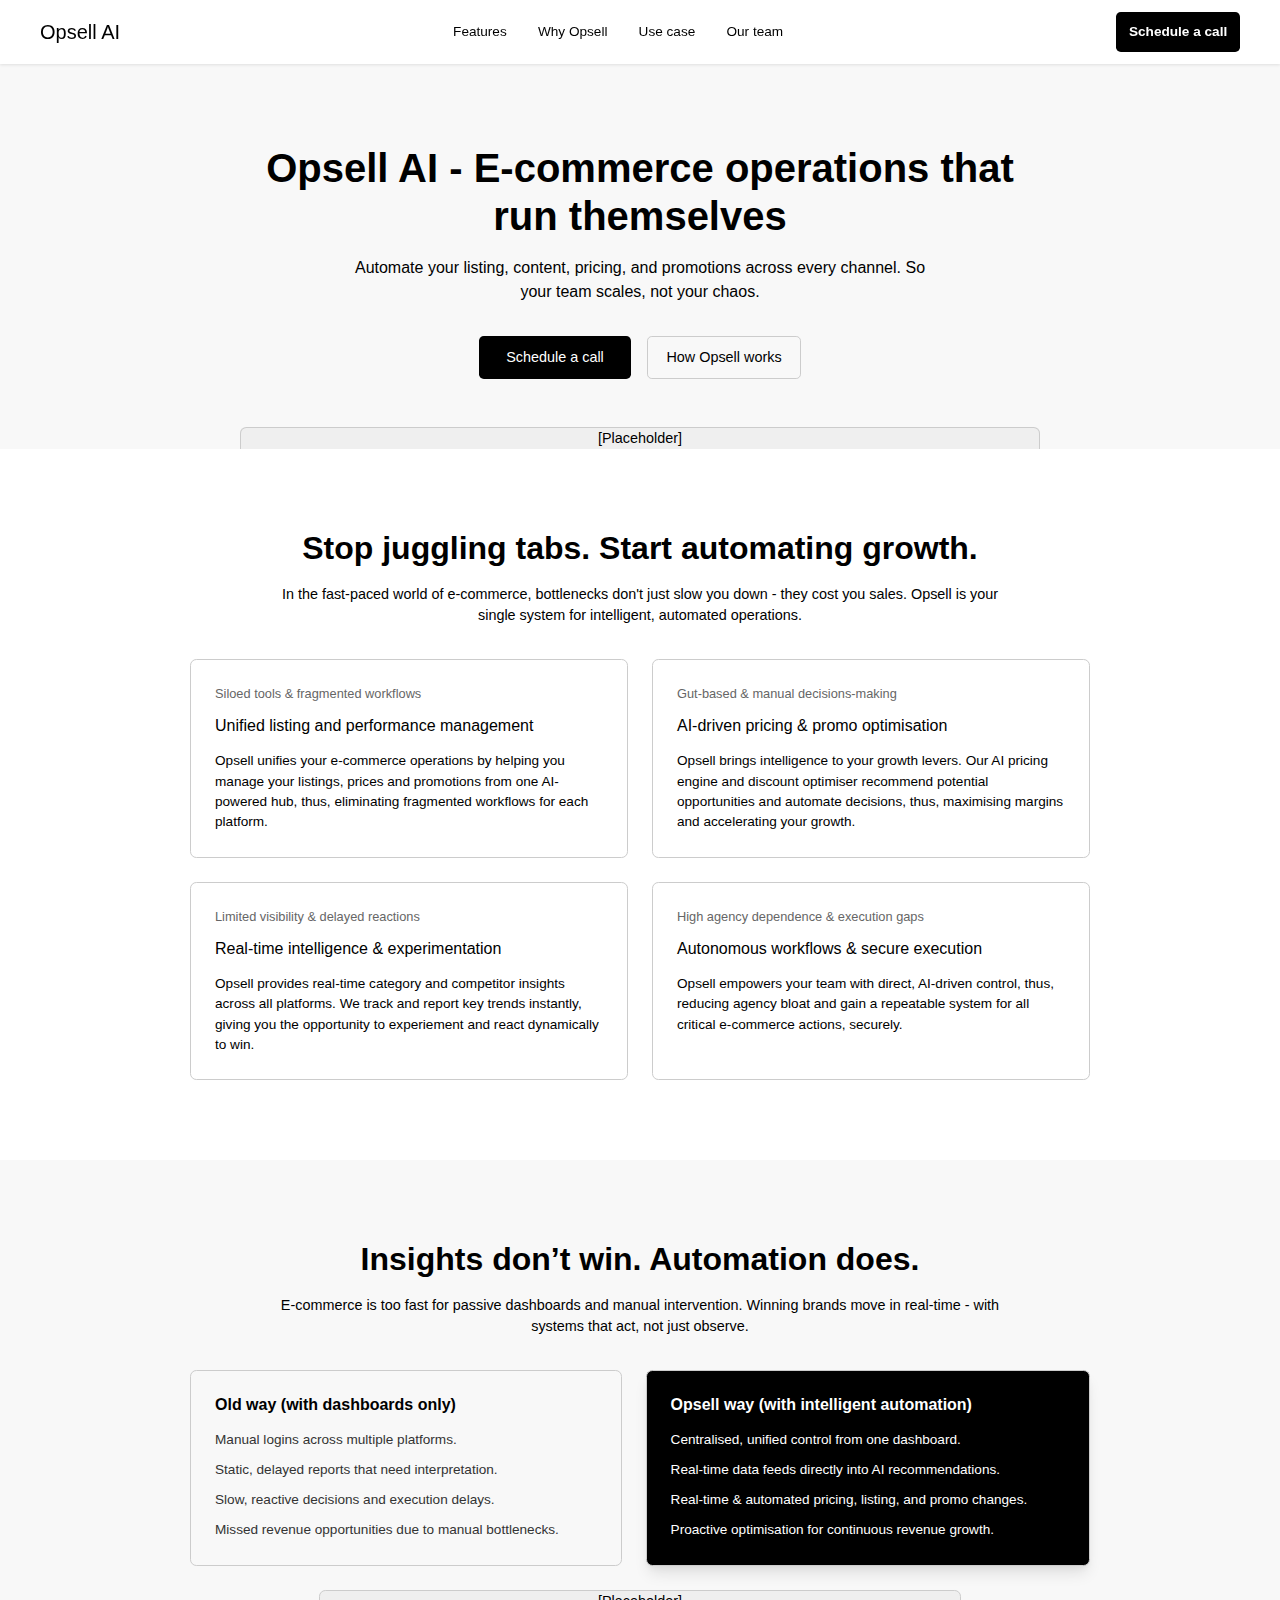
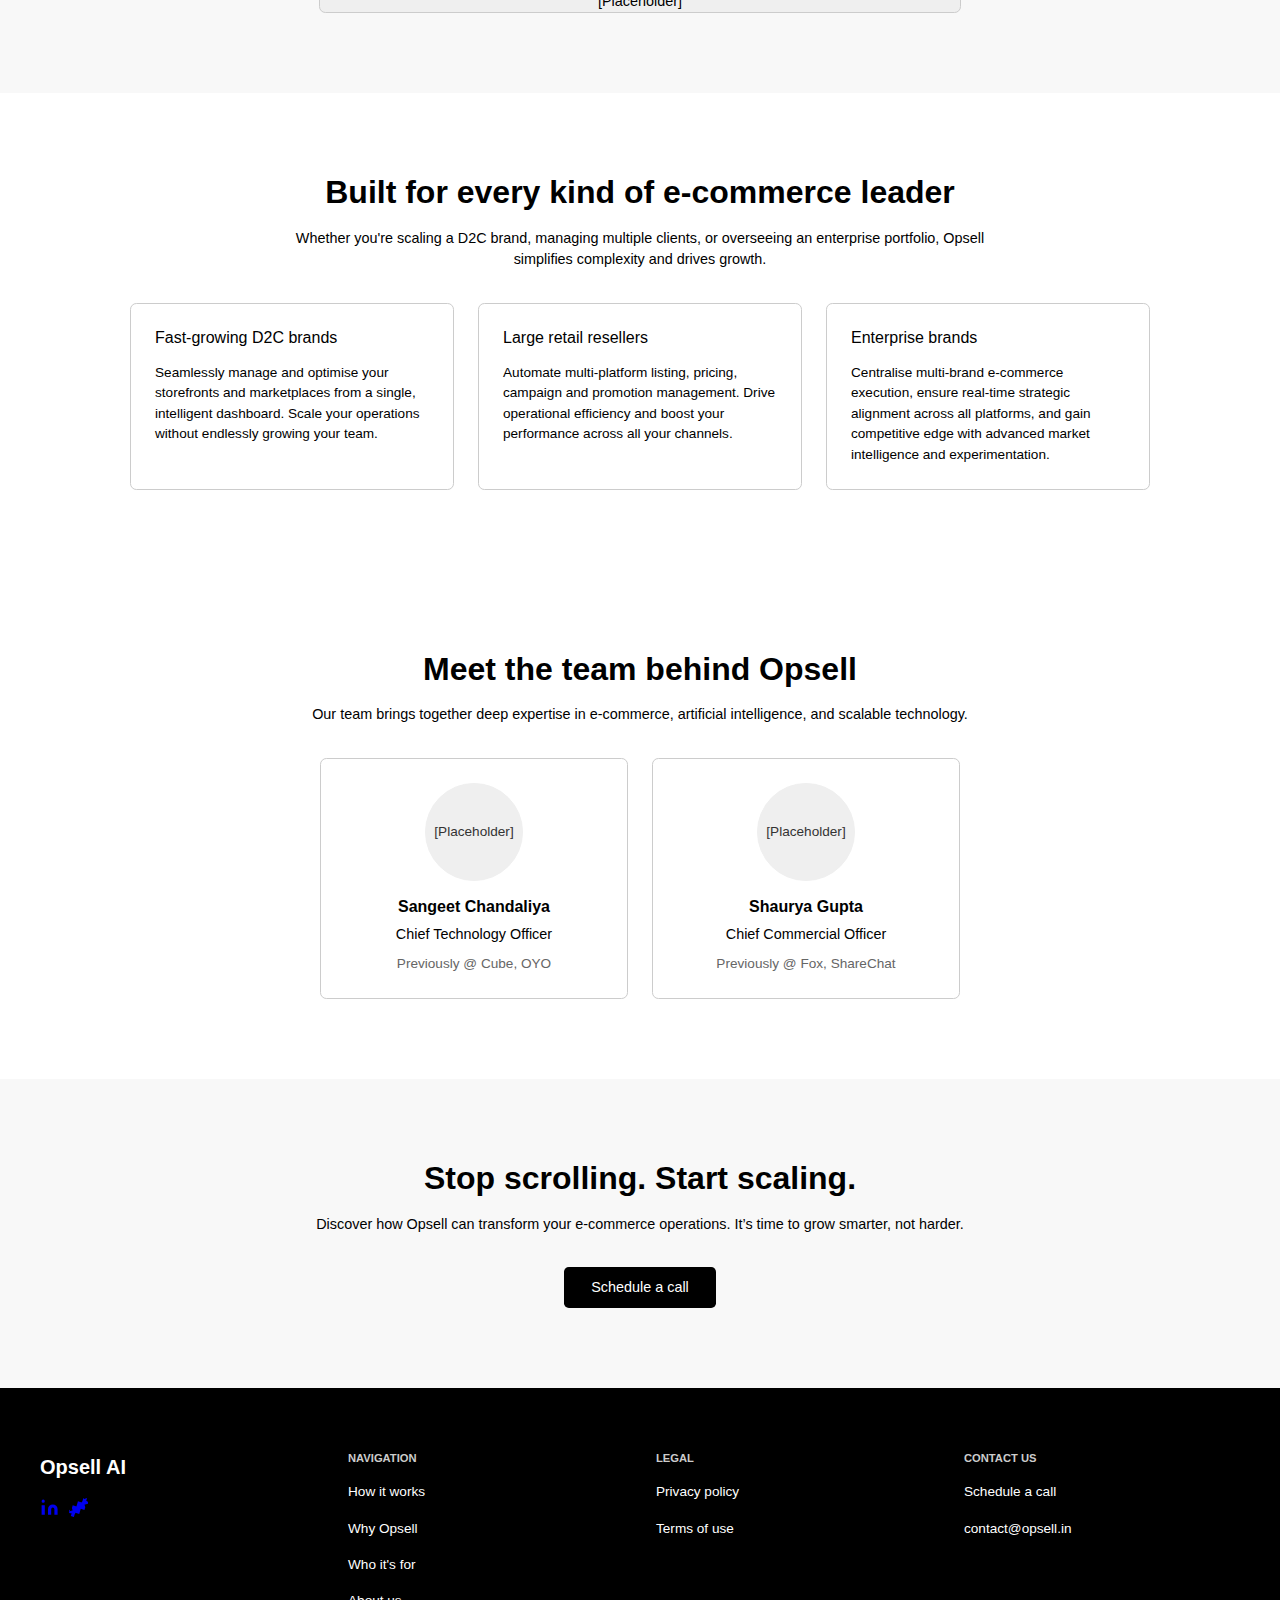
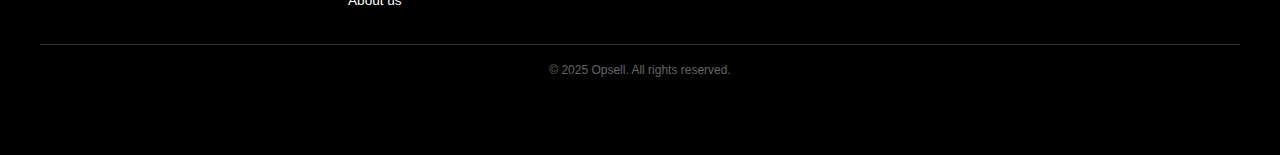
<file: index.html>
<!DOCTYPE html>
<html lang="en" class="scroll-smooth">
<head>
    <meta charset="UTF-8">
    <meta name="viewport" content="width=device-width, initial-scale=1.0">
    <title>Opsell AI - E-commerce operations that run themselves</title>
    <meta name="description" content="Opsell AI is an AI-powered operations platform designed to streamline and optimise e-commerce performance for D2C and enterprise brands.">
    <meta name="robots" content="index,follow">
    <link rel="canonical" href="https://www.opsell.in/"> <link rel="stylesheet" href="style.css">
</head>
<body>
    <header class="navbar-sticky">
        <nav class="container navbar-content">
            <a href="#" class="logo" onclick="scrollToTop(event)">
                Opsell AI
            </a>

            <div class="nav-links desktop-nav">
                <a href="#problem-solution" class="nav-link" onclick="smoothScroll(event)">Features</a>
                <a href="#product-comparison" class="nav-link" onclick="smoothScroll(event)">Why Opsell</a>
                <a href="#user-persona" class="nav-link" onclick="smoothScroll(event)">Use case</a>
                <a href="#team" class="nav-link" onclick="smoothScroll(event)">Our team</a>
                
            </div>
            
            <a class="cta-button primary-cta desktop-cta" onclick="window.open('https://opsell.neetocal.com/meeting-with-shaurya-gupta', '_blank')">Schedule a call</a>

            <div class="mobile-menu-toggle">
                <button id="mobile-menu-button" class="mobile-menu-icon-button">
                    <img src="./icons/hamburger_icon.svg" alt="Mobile Menu" class="mobile-icon">
                </button>
            </div>
        </nav>
    </header>

    <div id="mobile-menu-overlay" class="mobile-menu-overlay">
        <button class="close-btn" id="close-mobile-menu">
            &times;
        </button>

        <nav class="mobile-nav-links">
            <a href="#problem-solution" class="mobile-nav-link" onclick="smoothScroll(event, '#problem-solution'); closeMobileMenu()">Features</a>
            <a href="#product-comparison" class="mobile-nav-link" onclick="smoothScroll(event, '#product-comparison'); closeMobileMenu()">Why Opsell</a>
            <a href="#user-persona" class="mobile-nav-link" onclick="smoothScroll(event, '#user-persona'); closeMobileMenu()">Use case</a>
            <a href="#team" class="mobile-nav-link" onclick="smoothScroll(event, '#team'); closeMobileMenu()">Our team</a>
            <a class="cta-button primary-cta mobile-cta" onclick="smoothScroll(event, '#call-to-action'); closeMobileMenu()">Schedule a call</a>
        </nav>
    </div>

    <main>
        <section id="hero" class="hero-section section-padding">
            <div class="container hero-content">
                <h1 class="hero-headline">
                    Opsell AI - E-commerce operations that run themselves
                </h1>
                <p class="hero-subheadline">
                    Automate your listing, content, pricing, and promotions across every channel. So your team scales, not your chaos.
                </p>
                <div class="hero-cta-group">
                    <a class="cta-button primary-cta" onclick="window.open('https://opsell.neetocal.com/meeting-with-shaurya-gupta', '_blank')">
                        Schedule a call
                    </a>
                    <a class="cta-button secondary-cta" onclick="smoothScroll(event, '#problem-solution')">
                        How Opsell works
                    </a>
                </div>
                <div class="hero-visual-placeholder">
                    [Placeholder]
                </div>
            </div>
        </section>

        <section id="problem-solution" class="problem-solution-section section-padding bg-white">
            <div class="container">
                <h2 class="section-headline text-center">
                    Stop juggling tabs. Start automating growth.
                </h2>
                <p class="section-subheadline text-center">
                    In the fast-paced world of e-commerce, bottlenecks don't just slow you down - they cost you sales. Opsell is your single system for intelligent, automated operations.
                </p>

                <div class="problem-solution-grid">
                    <div class="card problem-solution-card card-hover-effect">
                        <div class="card-header">
                            <p class="card-title">Siloed tools & fragmented workflows</p>
                        </div>
                        <div class="card-content">
                            <h3 class="card-solution-overview">Unified listing and performance management</h3>
                            <p class="card-description">
                                Opsell unifies your e-commerce operations by helping you manage your listings, prices and promotions from one AI-powered hub, thus, eliminating fragmented workflows for each platform.
                            </p>
                        </div>
                    </div>

                    <div class="card problem-solution-card card-hover-effect">
                        <div class="card-header">
                            <p class="card-title">Gut-based & manual decisions-making</p>
                        </div>
                        <div class="card-content">
                            <h3 class="card-solution-overview">AI-driven pricing & promo optimisation</h3>
                            <p class="card-description">
                                Opsell brings intelligence to your growth levers. Our AI pricing engine and discount optimiser recommend potential opportunities and automate decisions, thus, maximising margins and accelerating your growth.
                            </p>
                        </div>
                    </div>

                    <div class="card problem-solution-card card-hover-effect">
                        <div class="card-header">
                            <p class="card-title">Limited visibility & delayed reactions</p>
                        </div>
                        <div class="card-content">
                            <h3 class="card-solution-overview">Real-time intelligence & experimentation</h3>
                            <p class="card-description">
                                Opsell provides real-time category and competitor insights across all platforms. We track and report key trends instantly, giving you the opportunity to experiement and react dynamically to win.
                            </p>
                        </div>
                    </div>

                    <div class="card problem-solution-card card-hover-effect">
                        <div class="card-header">
                            <p class="card-title">High agency dependence & execution gaps</p>
                        </div>
                        <div class="card-content">
                            <h3 class="card-solution-overview">Autonomous workflows & secure execution</h3>
                            <p class="card-description">
                                Opsell empowers your team with direct, AI-driven control, thus, reducing agency bloat and gain a repeatable system for all critical e-commerce actions, securely.
                            </p>
                        </div>
                    </div>
                </div>
            </div>
        </section>

        <section id="product-comparison" class="product-comparison-section section-padding bg-light-grey">
            <div class="container text-center">
                <h2 class="section-headline">
                    Insights don’t win. Automation does.
                </h2>
                <p class="section-subheadline">
                    E-commerce is too fast for passive dashboards and manual intervention. Winning brands move in real-time - with systems that act, not just observe.
                </p>

                <div class="comparison-grid">
                    <div class="card comparison-card old-way-card card-hover-effect">
                        <h3 class="comparison-card-title">
                            Old way (with dashboards only)
                        </h3>
                        <ul class="comparison-list">
                            <li class="comparison-list-item">Manual logins across multiple platforms.</li>
                            <li class="comparison-list-item">Static, delayed reports that need interpretation.</li>
                            <li class="comparison-list-item">Slow, reactive decisions and execution delays.</li>
                            <li class="comparison-list-item">Missed revenue opportunities due to manual bottlenecks.</li>
                        </ul>
                    </div>

                    <div class="card comparison-card opsell-way-card card-hover-effect">
                        <h3 class="comparison-card-title">
                            Opsell way (with intelligent automation)
                        </h3>
                        <ul class="comparison-list">
                            <li class="comparison-list-item">Centralised, unified control from one dashboard.</li>
                            <li class="comparison-list-item">Real-time data feeds directly into AI recommendations.</li>
                            <li class="comparison-list-item">Real-time & automated pricing, listing, and promo changes.</li>
                            <li class="comparison-list-item">Proactive optimisation for continuous revenue growth.</li>
                        </ul>
                    </div>
                </div>

                <div class="comparison-visual-placeholder">
                    [Placeholder]
                </div>
            </div>
        </section>

        <section id="user-persona" class="user-persona-section section-padding bg-white">
            <div class="container">
                <h2 class="section-headline text-center">
                    Built for every kind of e-commerce leader
                </h2>
                <p class="section-subheadline text-center">
                    Whether you're scaling a D2C brand, managing multiple clients, or overseeing an enterprise portfolio, Opsell simplifies complexity and drives growth.
                </p>

                <div class="persona-grid">
                    <div class="card persona-card card-hover-effect">
                        <div class="card-header">
                            <h3 class="card-solution-overview">
                                Fast-growing D2C brands
                            </h3>
                        </div>
                        <div class="card-content">
                            <p class="card-description">
                                Seamlessly manage and optimise your storefronts and marketplaces from a single, intelligent dashboard. Scale your operations without endlessly growing your team.
                            </p>
                        </div>
                    </div>

                    <div class="card persona-card card-hover-effect">
                        <div class="card-header">
                            <h3 class="card-solution-overview">
                                Large retail resellers
                            </h3>
                        </div>
                        <div class="card-content">
                            <p class="card-description">
                                Automate multi-platform listing, pricing, campaign and promotion management. Drive operational efficiency and boost your performance across all your channels.
                            </p>
                        </div>
                    </div>

                    <div class="card persona-card card-hover-effect">
                        <div class="card-header">
                            <h3 class="card-solution-overview">
                                Enterprise brands
                            </h3>
                        </div>
                        <div class="card-content">
                            <p class="card-description">
                                Centralise multi-brand e-commerce execution, ensure real-time strategic alignment across all platforms, and gain competitive edge with advanced market intelligence and experimentation.
                            </p>
                        </div>
                    </div>
                </div>
            </div>
        </section>

        <section id="team" class="team-section section-padding bg-white">
            <div class="container text-center">
                <h2 class="section-headline">
                    Meet the team behind Opsell
                </h2>
                <p class="section-subheadline">
                    Our team brings together deep expertise in e-commerce, artificial intelligence, and scalable technology.
                </p>

                <div class="team-grid">
                    <div class="card team-member-card card-hover-effect">
                        <div class="card-content">
                            <div class="member-photo">[Placeholder]</div>
                            <h3 class="member-name">Sangeet Chandaliya</h3>
                            <p class="member-designation">Chief Technology Officer</p>
                            <p class="member-experience">Previously @ Cube, OYO</p>
                        </div>
                    </div>

                    <div class="card team-member-card card-hover-effect">
                        <div class="card-content">
                            <div class="member-photo">[Placeholder]</div>
                            <h3 class="member-name">Shaurya Gupta</h3>
                            <p class="member-designation">Chief Commercial Officer</p>
                            <p class="member-experience">Previously @ Fox, ShareChat</p>
                        </div>
                    </div>

                    
                </div>
            </div>
        </section>

        <section id="call-to-action" class="cta-section section-padding bg-light-grey">
            <div class="container text-center">
                <h2 class="section-headline">
                    Stop scrolling. Start scaling.
                </h2>
                <p class="section-subheadline">
                    Discover how Opsell can transform your e-commerce operations. It’s time to grow smarter, not harder.
                </p>

                <a class="cta-button primary-cta large-cta" onclick="window.open('https://opsell.neetocal.com/meeting-with-shaurya-gupta', '_blank')">
                    Schedule a call
                </a>
            </div>
        </section>
    </main>

    <footer class="main-footer">
        <div class="container footer-grid">
            <div class="footer-brand-info">
                <a href="#" class="logo footer-logo" onclick="scrollToTop(event)">
                    Opsell AI
                </a>
                <div class="social-icons">
                    <a href="https://www.linkedin.com/company/opsell" target="_blank" rel="noopener noreferrer" class="social-icon">
                        <svg class="h-6 w-6" fill="currentColor" viewBox="0 0 24 24" aria-hidden="true"><path d="M16 8a6 6 0 0 1 6 6v7h-4v-7a2 2 0 0 0-2-2 2 2 0 0 0-2 2v7h-4v-7a6 6 0 0 1 6-6zM2 9h4v12H2zM4 6a2 2 0 1 1 0-4 2 2 0 0 1 0 4z"/></svg>
                        <span class="sr-only">LinkedIn</span>
                    </a>
                    <a href="https://x.com/opsell" target="_blank" rel="noopener noreferrer" class="social-icon">
                        <svg class="h-6 w-6" fill="currentColor" viewBox="0 0 24 24" aria-hidden="true"><path d="M18.901 1.153L22.613 0l-1.042 3.51c.96.488 1.83 1.054 2.628 1.706L24 7.027l-3.81 1.25c-.244.08-.49.165-.736.25l.89 2.923-1.041 3.51-3.812-1.25c-.246-.08-.493-.164-.738-.249l-.888 2.922-1.041 3.51-3.812-1.25c-.246-.08-.493-.164-.738-.249L7.14 20.354l-1.042 3.51L2.28 22.613l.89-2.923c.244-.08.49-.165.736-.25L0 18.901l1.042-3.51c-.96-.488-1.83-1.054-2.628-1.706L0 17.027l3.81-1.25c.244-.08.49-.165.736-.25l-.89-2.923 1.041-3.51 3.812 1.25c.246.08.493.164.738.249l.888-2.922 1.041-3.51 3.812 1.25c.246.08.493.164.738.249L16.86 3.646l1.042-3.51z"/></svg>
                        <span class="sr-only">X (Twitter)</span>
                    </a>
                </div>
            </div>

            <div class="footer-section">
                <h4 class="footer-heading">Navigation</h4>
                <ul class="footer-links">
                    <li><a href="#problem-solution" class="footer-link" onclick="smoothScroll(event)">How it works</a></li>
                    <li><a href="#product-comparison" class="footer-link" onclick="smoothScroll(event)">Why Opsell</a></li>
                    <li><a href="#user-persona" class="footer-link" onclick="smoothScroll(event)">Who it's for</a></li>
                    <li><a href="#team" class="footer-link" onclick="smoothScroll(event)">About us</a></li>
                </ul>
            </div>

            <div class="footer-section">
                <h4 class="footer-heading">Legal</h4>
                <ul class="footer-links">
                    <li><a href="https://www.notion.so/randomdashboards/Opsell-AI-Privacy-policy-2159710827478097b349f5006e3bd06b" class="footer-link">Privacy policy</a></li> 
                    <li><a href="https://www.notion.so/randomdashboards/Opsell-AI-Terms-of-use-215971082747802591d2d6047e012ce2" class="footer-link">Terms of use</a></li> </ul>
            </div>

            <div class="footer-section">
                <h4 class="footer-heading">Contact us</h4>
                <ul class="footer-links">
                    <li><a href="https://opsell.neetocal.com/meeting-with-shaurya-gupta" target="_blank" rel="noopener noreferrer" class="footer-link">Schedule a call</a></li>
                    <li><a href="mailto:contact@opsell.in" class="footer-link">contact@opsell.in</a></li>
                </ul>
                
            </div>
        </div>
        <div class="container copyright-container">
            <p class="footer-copyright">© 2025 Opsell. All rights reserved.</p>
        </div>
        
    </footer>

    <script>
        // Smooth scrolling for anchor links
        function smoothScroll(event, targetId) {
            event.preventDefault();
            const target = document.querySelector(targetId || event.target.getAttribute('href'));
            if (target) {
                const navbarHeight = document.querySelector('.navbar-sticky').offsetHeight;
                window.scrollTo({
                    top: target.offsetTop - navbarHeight,
                    behavior: 'smooth'
                });
            }
        }

        // Scroll to top for logo click
        function scrollToTop(event) {
            event.preventDefault();
            window.scrollTo({
                top: 0,
                behavior: 'smooth'
            });
        }

        // Mobile menu functionality
        const mobileMenuButton = document.getElementById('mobile-menu-button');
        const mobileMenuOverlay = document.getElementById('mobile-menu-overlay');
        const closeMobileMenuButton = document.getElementById('close-mobile-menu');

        if (mobileMenuButton) { // Ensure button exists before adding listener
            mobileMenuButton.addEventListener('click', () => {
                mobileMenuOverlay.classList.add('open');
                document.body.style.overflow = 'hidden'; // Prevent scrolling body when menu is open
            });
        }

        if (closeMobileMenuButton) { // Ensure button exists before adding listener
            closeMobileMenuButton.addEventListener('click', () => {
                closeMobileMenu();
            });
        }

        function closeMobileMenu() {
            mobileMenuOverlay.classList.remove('open');
            document.body.style.overflow = ''; // Restore scrolling
        }

        // Close mobile menu when clicking outside (optional, but good UX)
        if (mobileMenuOverlay) { // Ensure overlay exists before adding listener
            mobileMenuOverlay.addEventListener('click', (event) => {
                if (event.target === mobileMenuOverlay) {
                    closeMobileMenu();
                }
            });
        }
    </script>

</body>
</html>
</file>
<file: style.css>
/* style.css */

/* --- CSS Custom Properties (Variables) for Colors --- */
:root {
    --color-opsell-black: #000000;
    --color-opsell-white: #FFFFFF;
    --color-opsell-grey-50: #F8F8F8;   /* Very light grey */
    --color-opsell-grey-100: #EFEFEF;  /* Light grey */
    --color-opsell-grey-300: #CCCCCC;  /* Medium-light grey */
    --color-opsell-grey-600: #666666;  /* Darker grey for secondary text */
    --color-opsell-grey-800: #333333;  /* Near-black for primary text */
}

/* --- Base HTML & Body Styles --- */
html {
    scroll-behavior: smooth;
}

body {
    font-family: -apple-system, BlinkMacSystemFont, "San Francisco", "SF Pro Text", "SF Pro Icons", "Helvetica Neue", Inter, sans-serif;
    color: var(--color-opsell-grey-800);
    background-color: var(--color-opsell-white);
    -webkit-font-smoothing: antialiased;
    -moz-osx-font-smoothing: grayscale;
    margin: 0;
    padding: 0;
    line-height: 1.5; /* Default line height for better readability */
}

/* --- Reusable Layout Components --- */
.container {
    max-width: 1200px;
    margin-left: auto;
    margin-right: auto;
    padding-left: 1rem; /* px-4 equivalent */
    padding-right: 1rem; /* px-4 equivalent */
}

.section-padding {
    padding-top: 3rem; /* py-20 equivalent */
    padding-bottom: 3rem; /* py-20 equivalent */
}

@media (min-width: 768px) { /* md breakpoint */
    .section-padding {
        padding-top: 5rem; /* py-20 equivalent */
        padding-bottom: 5rem; /* py-20 equivalent */    
    }
}

.text-center {
    text-align: center;
}

/* --- Headings --- */
h1, h2, h3, h4, h5, h6 {
    font-weight: 600; /* font-bold */
    color: var(--color-opsell-black);
    line-height: 1.2;
}

.hero-headline {
    font-size: 1.75rem; /* text-4xl */
    margin-bottom: 1rem; /* mb-4 */
}

@media (min-width: 768px) { /* md breakpoint */
    .hero-headline {
        font-size: 2.5rem; /* md:text-6xl */
        margin-top: 3.0rem;
    }
}

.hero-subheadline {
    font-size: 1rem; /* text-lg */
    color: var(--color-opsell-black);
    margin-bottom: 2rem; /* mb-8 */
}

@media (min-width: 768px) { /* md breakpoint */
    .hero-subheadline {
        max-width: 600px;
        font-size: 1rem; /* md:text-xl */
        color: var(--color-opsell-black);
        margin: 1rem auto 2rem;
    }
}

.section-headline {
    font-size: 1.5rem; /* text-3xl */
    margin-bottom: 1rem; /* mb-6 */
    margin-top: 0rem;
}

@media (min-width: 768px) { /* md breakpoint */
    .section-headline {
        font-size: 2rem; /* md:text-5xl */
        
    }
}

.section-subheadline {
    font-size: 0.9rem; /* text-lg */
    color: var(--color-opsell-black);
    margin: 1rem auto 2rem;
    max-width: 750px; /* max-w-2xl */
    margin-left: auto;
    margin-right: auto;
}
@media (min-width: 768px) { /* md breakpoint */
    .section-subheadline {
        font-size: 0.9rem; /* md:text-xl */

    }
}

/* Card Titles */
.card-title {
    font-size: 0.8rem; /* text-xl */
    font-weight: 400; /* font-semibold */
    color: var(--color-opsell-grey-600);
    margin-top: 0px
}
@media (min-width: 768px) { /* md breakpoint */
    .card-title {
        font-size: 0.8rem; /* md:text-2xl */
    }
}

.old-way-card .comparison-card-title {
    font-size: 1rem; /* text-2xl */
    font-weight: 600; /* font-semibold */
    margin: 0rem 0rem 1rem; /* mb-6 */
    text-align: left;
}
@media (min-width: 768px) { /* md breakpoint */
    .old-way-card .comparison-card-title {
        font-size: 1rem; /* md:text-3xl */
    }
}

.opsell-way-card .comparison-card-title {
    font-size: 1rem; /* text-2xl */
    font-weight: 600; /* font-semibold */
    margin: 0rem 0rem 1rem; /* mb-6 */
    text-align: left;
    color: var(--color-opsell-white);
}
@media (min-width: 768px) { /* md breakpoint */
    .opsell-way-card .comparison-card-title {
        font-size: 1rem; /* md:text-3xl */
        color: var(--color-opsell-white);
    }
}

/* --- Buttons (CTA and Nav) --- */
.cta-button {
    display: inline-flex;
    align-items: center;
    justify-content: center;
    padding: 0.6rem 0.8rem; /* px-6 py-2 */
    border-radius: 0.3rem; /* rounded-md */
    font-size: 0.85rem; /* base font size */
    font-weight: 600; /* font-medium */
    cursor: pointer;
    text-align: center;
    white-space: nowrap;
    user-select: none;
    transition: all 0.2s ease-in-out;
    text-decoration: none; /* Remove underline for links */
}

.cta-button.primary-cta {
    background-color: var(--color-opsell-black);
    color: var(--color-opsell-white);
    min-width: 7.5rem;
}

.cta-button.primary-cta:hover {
    background-color: var(--color-opsell-grey-800);
    box-shadow: 0 4px 6px rgba(0,0,0,0.1);
}

.cta-button.secondary-cta {
    background-color: transparent;
    color: var(--color-opsell-black);
    border: 1px solid var(--color-opsell-grey-300) !important;
    min-width: 7.5rem;
}

.cta-button.secondary-cta:hover {
    border-color: var(--color-opsell-grey-600) !important;
    box-shadow: 0 4px 6px rgba(0,0,0,0.05);
}

.disabled {
    background-color: var(--color-opsell-grey-300) !important;
    color: var(--color-opsell-black)!important;
}

.hero-cta-group .cta-button {
    font-family: inherit;
    padding: 0.6rem 1rem; /* px-8 py-3 */
    font-size: 0.9rem; /* text-lg */
    font-weight: 500;
    border: none;
}

.hero-cta-group {
    display: flex;
    flex-direction: column;
    justify-content: center;
    gap: 0.75rem; /* space-y-4 */
}
@media (min-width: 640px) { /* sm breakpoint */
    .hero-cta-group {
        flex-direction: row;
        gap: 1rem; /* sm:space-x-4 */
    }
}

.cta-button.large-cta {
    font-family: inherit;
    padding: 0.6rem 1rem; /* px-8 py-3 */
    font-size: 0.9rem; /* text-lg */
    font-weight: 500;
    border: none;
}

/* --- Navbar Specific Styles --- */
.navbar-sticky {
    position: fixed;
    top: 0;
    left: 0;
    width: 100%;
    background-color: rgba(255, 255, 255, 0.9);
    backdrop-filter: blur(8px);
    z-index: 1000;
    box-shadow: 0 1px 3px rgba(0,0,0,0.1);
    transition: background-color 0.3s ease, backdrop-filter 0.3s ease;
}

.navbar-content {
    display: flex;
    align-items: center;
    justify-content: space-between;
    padding-top: 0.75rem; 
    padding-bottom: 0.75rem;
    max-width: 1200px;
    margin-left: auto;
    margin-right: auto;
    padding-left: 1rem;
    padding-right: 1rem;
}

.logo {
    font-size: 1.25rem; /* text-2xl */
    font-weight: 500; /* font-bold */
    color: var(--color-opsell-black);
    text-decoration: none;
    z-index: 20; /* To be above mobile menu toggle */
}

.desktop-nav {
    display: none; /* hidden on mobile */
    align-items: center;
    gap: 0.75rem; /* space-x-6 */
}

.desktop-cta {
    display: none;
    min-width: 5rem !important;
}

@media (min-width: 768px) { /* md breakpoint */
    .desktop-nav {
        display: flex; /* flex on desktop */
    }

    .desktop-cta {
        display: flex;
    }
}

.nav-link {
    color: var(--color-opsell-black);
    text-decoration: none;
    font-weight: 500; 
    font-size: 0.85rem;
    padding: 0.4rem 0.6rem;
    border-radius: 0.3rem;
    transition: all 0.2s ease-in-out;
}

.nav-link:hover {
    background-color: var(--color-opsell-grey-100);
}

.mobile-menu-toggle {
    display: block; /* block on mobile */
}

@media (min-width: 768px) { /* md breakpoint */
    .mobile-menu-toggle {
        display: none; /* hidden on desktop */
    }
}

.mobile-menu-icon-button {
    display: flex;
    justify-content: center;
    background: none;
    border: none;
    color: var(--color-opsell-black);
    border-radius: 0.4rem; /* rounded-md */
    cursor: pointer;
}
.mobile-menu-icon-button:hover {
    background-color: var(--color-opsell-grey-100);
}


/* --- Mobile Menu Overlay --- */
.mobile-icon {
    width: 1rem;
}

.mobile-menu-overlay {
    position: fixed;
    top: 0;
    left: 0;
    width: 100%;
    height: 100%;
    background-color: var(--color-opsell-white);
    z-index: 1000;
    display: flex;
    flex-direction: column;
    align-items: center;
    justify-content: center;
    transform: translateX(100%);
    transition: transform 0.3s ease-out;
}

.mobile-menu-overlay.open {
    transform: translateX(0);
}

.close-btn {
    position: absolute;
    top: 0.7rem;
    right: 1.05rem;
    background: none;
    border: none;
    font-size: 1.5rem;
    cursor: pointer;
    color: var(--color-opsell-black);
}

.mobile-nav-links {
    display: flex;
    flex-direction: column;
    gap: 2rem; /* space-y-6 */
    text-align: center;
}

.mobile-nav-link {
    color: var(--color-opsell-black);
    text-decoration: none;
    font-weight: 500; 
    font-size: 1rem;
    padding: 0.4rem 0.6rem;
    border-radius: 0.3rem;
    transition: all 0.2s ease-in-out;
}
.mobile-nav-link:hover {
    color: var(--color-opsell-grey-600);
}

.mobile-nav-links .mobile-cta {
    display: inline-flex;
    align-items: center;
    justify-content: center;
    padding: 0.4rem 0.8rem; /* px-6 py-2 */
    border-radius: 0.3rem; /* rounded-md */
    font-size: 1rem; /* base font size */
    font-weight: 600; /* font-medium */
    cursor: pointer;
    text-align: center;
    white-space: nowrap;
    user-select: none;
    transition: all 0.2s ease-in-out;
    text-decoration: none; /* Remove underline for links */
}

/* --- Hero Section Specific Styles --- */
.hero-section {
    position: relative;
    min-height: calc(100vh - 1000px); /* Adjust for fixed navbar */
    display: flex;
    align-items: center;
    justify-content: center;
    text-align: center;
    overflow: hidden;
    background-color: var(--color-opsell-grey-50);
    padding-top: 5rem!important;
    padding-bottom: 0rem!important;
}

@media (min-width: 640px) { /* sm breakpoint */
    .hero-section {
        padding-top: 6rem!important;
    }
}

.hero-content {
    display: block;
    position: relative;
    z-index: 10;
    max-width: 800px; /* max-w-3xl */
    margin-left: auto;
    margin-right: auto;
}

.hero-visual-placeholder {
    margin-top: 2rem;
    /*min-height: 12.5rem;*/
    background-color: var(--color-opsell-grey-100);
    display: flex;
    align-items: center;
    justify-content: center;
    border-top: 1px solid var(--color-opsell-grey-300);
    border-left: 1px solid var(--color-opsell-grey-300);
    border-right: 1px solid var(--color-opsell-grey-300);
    border-radius: 0.4rem 0.4rem 0rem 0rem;

    /*Placeholder*/
    font-size: 0.9rem;
    color: var(--color-opsell-black);
}

.hero-visual {
    width: 100%;
    border-radius: 0.4rem 0.4rem 0rem 0rem;
}

@media (min-width: 640px) { /* sm breakpoint */
    .hero-visual-placeholder {
        margin-top: 3rem;
        /*min-height: 25rem;*/
    }
}

.hero-visual-image, .compare-visual-image {
    width: 100%;
    max-width: 40rem; /* max-w-4xl */
    height: auto;
    opacity: 0.7; /* opacity-70 */
    border-radius: 0.4rem 0.4rem 0rem 0rem;
}

.compare-visual-image {
    border-radius: 0.4rem !important;
}

/* --- Card Styles (Reused) --- */
.card {
    background-color: var(--color-opsell-white);
    border: 1px solid var(--color-opsell-grey-300);
    border-radius: 0.4rem; /* rounded-xl */
    padding: 1.5rem; /* p-6 */
    display: flex;
    flex-direction: column;
}

.card-hover-effect {
    transition: transform 0.2s ease-out;
}

.card-hover-effect:hover {
    background-color: var(--color-opsell-grey-50);
}

.card-header {
    padding: 0;
}

.card-content {
    padding: 0;
}

.card-solution-overview {
    font-size: 1rem;
    margin-top: 0rem;
    color: var(--color-opsell-black);
    font-weight: 500; /* font-medium */
}

.card-description {
    color: var(--color-opsell-black);
    line-height: 1.5; /* leading-relaxed */
    font-size: 0.85rem; /* base font size */
    margin: 0rem;
}


/* --- Problem-Solution Section --- */
.problem-solution-section {
    background-color: var(--color-opsell-white);
}

.problem-solution-grid {
    display: grid;
    grid-template-columns: 1fr; /* Default to 1 column */
    gap: 1rem; /* gap-8 */
    margin: 0rem auto;
}
@media (min-width: 768px) { /* md breakpoint */
    .problem-solution-grid {
        min-width: 75%;
        max-width: 50rem;
        gap: 1.5rem;
        grid-template-columns: repeat(2, 1fr); /* 2 columns for md and lg */
    }
}


/* --- Product Comparison Section --- */
.product-comparison-section {
    background-color: var(--color-opsell-grey-50);
}

.comparison-grid {
    display: flex;
    flex-direction: column;
    gap: 1rem; /* gap-8 */
    align-items: center;
    margin: 0rem auto;
    
}
@media (min-width: 768px) { /* md breakpoint */
    .comparison-grid {
        flex-direction: row;
        gap: 1.5rem;
        min-width: 75%;
        max-width: 50rem;
    }
}

.comparison-card {
    padding: 1.5rem;
    flex-shrink: 1; /* Prevent shrinking */
    flex-grow: 1; /* Allow growing */
}

.old-way-card {
    background-color: transparent;
    color: var(--color-opsell-grey-800);
}

.old-way-card:hover {
    background-color: transparent;
    color: var(--color-opsell-grey-800);
}

.opsell-way-card {
    background-color: var(--color-opsell-black);
    color: var(--color-opsell-white)!important;
    box-shadow: 0 10px 15px -3px rgba(0, 0, 0, 0.1), 0 4px 6px -2px rgba(0, 0, 0, 0.05); /* shadow-lg */
}

.opsell-way-card:hover {
    background-color: var(--color-opsell-black);
    color: var(--color-opsell-white)!important;
    box-shadow: 0 10px 15px -3px rgba(0, 0, 0, 0.1), 0 4px 6px -2px rgba(0, 0, 0, 0.05); /* shadow-lg */
}

.comparison-list {
    list-style: none; /* Remove default list style */
    padding: 0;
    margin: 0;
    text-align: left;
    display: flex;
    flex-direction: column;
    gap: 0.6rem; /* space-y-4 */
    font-size: 0.85rem; /* text-lg */
}

.comparison-list-item {
    display: flex;
    align-items: flex-start;
}
.comparison-list-item span { /* For the bullet point */
    margin-right: 0.5rem; /* mr-2 */
    flex-shrink: 0;
}
.old-way-card .comparison-list-item span {
    color: var(--color-opsell-grey-600);
}
.opsell-way-card .comparison-list-item span {
    color: var(--color-opsell-grey-300);
}

.comparison-visual-placeholder {
    margin-top: 1.5rem; /* mt-12 */
    background-color: var(--color-opsell-grey-100);
    border: 1px solid var(--color-opsell-grey-300);
    display: flex;
    align-items: center;
    justify-content: center;
    border-radius: 0.4rem; /* rounded-xl */

    /*Placeholder*/
    font-size: 0.9rem;
    color: var(--color-opsell-black);
}

@media (min-width: 640px) { /* sm breakpoint */
    .comparison-visual-placeholder {
        min-width: 40%;
        max-width: 40rem;
        margin: 1.5rem auto 0rem;
    }
}

.comparison-visual {
    width: 100%;
    border-radius: 0.4rem; 
}

/* --- User Persona Section --- */
.user-persona-section {
    background-color: var(--color-opsell-white);
}

.persona-grid {
    display: grid;
    grid-template-columns: 1fr; /* Default to 1 column */
    gap: 1rem; /* gap-8 */
}
@media (min-width: 768px) { /* md breakpoint */
    .persona-grid {
        min-width: 85%;
        max-width: 50rem;
        margin: 0rem auto;
        grid-template-columns: repeat(2, 1fr); /* 2 columns for md */
        gap: 1.5rem; /* gap-8 */
    }
}
@media (min-width: 1024px) { /* lg breakpoint */
    .persona-grid {
        min-width: 85%;
        max-width: 50rem;
        margin: 0rem auto;
        grid-template-columns: repeat(3, 1fr); /* 3 columns for lg */
        gap: 1.5rem; /* gap-8 */
    }
}

.persona-card {
    padding: 1.5rem!important;
}

/* --- Pricing Section (New) --- */
.pricing-section {
    background-color: var(--color-opsell-grey-50);
}

.pricing-grid {
    display: grid;
    grid-template-columns: 1fr; /* Default to 1 column */
    gap: 1rem;
}
@media (min-width: 768px) { /* md breakpoint */
    .pricing-grid {
        min-width: 75%;
        max-width: 50rem;
        margin: 0 auto;
        gap: 1.5rem;
        grid-template-columns: repeat(3, 1fr); /* 3 columns for md and up */
    }
}

.pricing-card {
    position: relative;
    padding: 1.5rem;
    text-align: center;
}

.featured-plan {
    background-color: var(--color-opsell-black);
    color: var(--color-opsell-white);
    box-shadow: 0 10px 15px -3px rgba(0, 0, 0, 0.1), 0 4px 6px -2px rgba(0, 0, 0, 0.05);
}
.featured-plan:hover {
    background-color: var(--color-opsell-black);
    color: var(--color-opsell-white);
}

.featured-plan .pricing-plan-title, 
.featured-plan .pricing-plan-price, 
.featured-plan .pricing-plan-description, 
.featured-plan .pricing-features-list li {
    color: var(--color-opsell-white);
}

.featured-badge {
    position: absolute;
    top: -0.5rem;
    left: 50%;
    transform: translateX(-50%);
    background-color: var(--color-opsell-black);
    color: var(--color-opsell-white);
    padding: 0.2rem 0.6rem;
    border-radius: 9999px;
    font-size: 0.7rem;
    font-weight: 600;
    text-transform: uppercase;
}

.pricing-plan-title {
    font-size: 1.2rem;
    margin: 0.3rem 0rem;
}

.pricing-plan-price {
    font-size: 1.5rem;
    font-weight: 600;
}

.pricing-plan-description {
    font-size: 0.8rem;
    color: var(--color-opsell-grey-600);
    margin-top: 0rem;
    margin-bottom: 1rem;
}
.featured-plan .pricing-plan-description {
    color: var(--color-opsell-grey-300);
}

.pricing-features-list {
    list-style: none;
    padding: 0;
    margin: 0 0 1.5rem;
    text-align: left;
}

.pricing-features-list li {
    font-size: 0.85rem;
    color: var(--color-opsell-grey-600);
    margin-bottom: 0.5rem;
    position: relative;
    padding-left: 1.25rem;
}

.pricing-features-list li::before {
    content: '✓';
    position: absolute;
    left: 0;
    color: var(--color-opsell-black);
    font-weight: 700;
}
.featured-plan .pricing-features-list li {
    color: var(--color-opsell-grey-300);
}
.featured-plan .pricing-features-list li::before {
    color: var(--color-opsell-white);
}

.pricing-cta {
    width: 100%;
    min-width: auto;
}

/* --- Social Proof Section --- */
.social-proof-section {
    background-color: var(--color-opsell-grey-50);
}

.testimonials-grid {
    display: grid;
    grid-template-columns: 1fr; /* Default to 1 column */
    gap: 2rem; /* gap-8 */
}
@media (min-width: 768px) { /* md breakpoint */
    .testimonials-grid {
        grid-template-columns: repeat(2, 1fr); /* 2 columns for md */
    }
}
@media (min-width: 1024px) { /* lg breakpoint */
    .testimonials-grid {
        grid-template-columns: repeat(3, 1fr); /* 3 columns for lg */
    }
}

.testimonial-card {
    background-color: var(--color-opsell-white);
}

.testimonial-quote {
    color: var(--color-opsell-grey-800);
    font-size: 1.125rem; /* text-lg */
    font-style: italic;
    margin-bottom: 1rem; /* mb-4 */
}

.testimonial-attribution {
    font-size: 0.875rem; /* text-sm */
    color: var(--color-opsell-grey-600);
    font-weight: 500; /* font-medium */
}

.testimonial-logo {
    height: 1.5rem; /* h-6 */
    margin-top: 0.5rem; /* mt-2 */
    margin-left: auto;
    margin-right: auto;
}

/* --- Team Section --- */
.team-section {
    background-color: var(--color-opsell-white);
}

.team-grid {
    display: grid;
    grid-template-columns: 1fr; /* Default to 1 column */
    gap: 1rem; /* gap-8 */
}
@media (min-width: 768px) { /* md breakpoint */
    .team-grid {
        max-width: 40rem;
        margin: 0rem auto;
        grid-template-columns: repeat(2, 1fr); /* 3 columns for md and up */
        gap: 1.5rem; /* gap-8 */
    }
}

.team-member-card {
    text-align: center;
}

.member-photo {
    width: 6rem; /* w-32 */
    height: 6rem; /* h-32 */
    background-color: var(--color-opsell-grey-100);
    border-radius: 50%; /* rounded-full */
    margin-left: auto;
    margin-right: auto;
    object-fit: cover;
    margin-bottom: 1rem; /* mb-4 */
    border: 1px solid var(--color-opsell-grey-100);

    display: flex;
    align-items: center;
    justify-content: center;
    font-size: 0.85rem
}

.member-photo-img {
    width: 100%;
    border-radius: 50%;
}

.member-name {
    font-size: 1rem; /* text-xl */
    font-weight: 600; /* font-semibold */
    color: var(--color-opsell-black);
    margin-bottom: 0.5rem; /* mb-1 */
}

.member-designation {
    color: var(--color-opsell-black);
    font-size: 0.9rem; /* text-sm */
    margin-top: 0rem;
    margin-bottom: 0.5rem; /* mb-4 */
}

.member-experience {
    color: var(--color-opsell-grey-600);
    font-size: 0.85rem; /* text-sm */
    display: flex;
    flex-wrap: wrap;
    justify-content: center;
    margin: 0rem;
}

.experience-tag {
    background-color: var(--color-opsell-white);
    color: var(--color-opsell-grey-600);
    font-size: 0.75rem; /* text-xs */
    padding: 0.25rem 0.75rem; /* px-3 py-1 */
    border-radius: 9999px; /* rounded-full */
    font-weight: 500; /* font-medium */
    border: 1px solid var(--color-opsell-grey-100);
}

/* --- Call to Action Section --- */
.cta-section {
    background-color: var(--color-opsell-grey-50);
}

.cta-contact-links {
    margin-top: 2rem; /* mt-8 */
    display: flex;
    flex-direction: column;
    justify-content: center;
    align-items: center;
    gap: 1rem; /* space-y-4 */
    color: var(--color-opsell-grey-600);
}
@media (min-width: 640px) { /* sm breakpoint */
    .cta-contact-links {
        flex-direction: row;
        gap: 1.5rem; /* sm:space-x-6 */
        margin-top: 2rem; /* mt-8 */
    }
}

.contact-link {
    display: flex;
    align-items: center;
    color: var(--color-opsell-grey-600);
    text-decoration: none;
    transition: color 0.2s ease;
    border-radius: 0.4rem; /* rounded-md */
    padding: 0.25rem 0.5rem; /* px-2 py-1 */
}
.contact-link:hover {
    color: var(--color-opsell-black);
    background-color: var(--color-opsell-grey-100);
}

.contact-link .icon {
    height: 1.25rem; /* h-5 */
    width: 1.25rem; /* w-5 */
    margin-right: 0.5rem; /* mr-2 */
}


/* --- Footer Panel --- */
.main-footer {
    background-color: var(--color-opsell-black);
    color: var(--color-opsell-white);
    padding-top: 3rem; /* py-12 */
    padding-bottom: 3rem; /* py-12 */
}
@media (min-width: 768px) { /* md breakpoint */
    .main-footer {
        padding-top: 4rem; /* md:py-16 */
        padding-bottom: 4rem; /* md:py-16 */
    }
}

.footer-grid {
    display: grid;
    grid-template-columns: 1fr; /* Default to 1 column */
    gap: 2rem; /* gap-8 */
    font-size: 0.875rem; /* text-sm */
}
@media (min-width: 768px) { /* md breakpoint */
    .footer-grid {
        grid-template-columns: repeat(4, 1fr); /* 4 columns for md and up */
    }
}

.footer-brand-info {
    text-align: center;
}
@media (min-width: 768px) { /* md breakpoint */
    .footer-brand-info {
        text-align: left;
        grid-column: span 1; /* md:col-span-1 */
    }
}

.footer-logo {
    font-size: 1.25rem; /* text-2xl */
    font-weight: 600; /* font-bold */
    margin: 0rem; /* mb-2 */
    color: var(--color-opsell-white);
}

.copyright-container {
    align-items: center;
}

.footer-copyright {
    font-size: 0.75rem;
    color: var(--color-opsell-grey-600);
    border-top: 1px solid var(--color-opsell-grey-800);
    padding-top: 1rem;
    text-align: center;
}

.footer-section {
    text-align: center;
    margin-bottom: 1rem;
}
@media (min-width: 768px) { /* md breakpoint */
    .footer-section {
        text-align: left;
    }
}

.footer-heading {
    margin-bottom: 0.8rem; /* mb-3 */
    color: var(--color-opsell-grey-300);
    margin-top: 0rem;
    font-weight: 600;
    font-size: 0.7rem;
    text-transform: uppercase;
}

.footer-links {
    list-style: none;
    padding: 0;
    margin: 0;
    display: flex;
    flex-direction: column;
    gap: 0.5rem; /* space-y-2 */
}

.footer-link {
    color: var(--color-opsell-white);
    text-decoration: none;
    transition: all 0.2s ease;
    display: inline-block; /* Make it clickable area larger */
    padding: 0.25rem 0rem; /* px-2 py-1 */
    border-radius: 0.4rem; /* rounded-md */
    font-size: 0.85rem;
}

.footer-link:hover {
    text-decoration: underline;
    text-underline-offset: 0.2rem;
}

.social-icons {
    margin-top: 1rem;
    display: flex;
    justify-content: center;
    gap: 0.6rem; /* space-x-4 */
    margin-top: 1rem; /* mt-4 */
}
@media (min-width: 768px) { /* md breakpoint */
    .social-icons {
        justify-content: flex-start;
    }
}

.social-icon {
    width: 1.2rem;
}

.linkedin-icon, .x-icon {
    width: 100%
}

/* --- Accessibility (Screen Reader Only) --- */
.sr-only {
  position: absolute;
  width: 1px;
  height: 1px;
  padding: 0;
  margin: -1px;
  overflow: hidden;
  clip: rect(0, 0, 0, 0);
  white-space: nowrap;
  border-width: 0;
}
</file>
